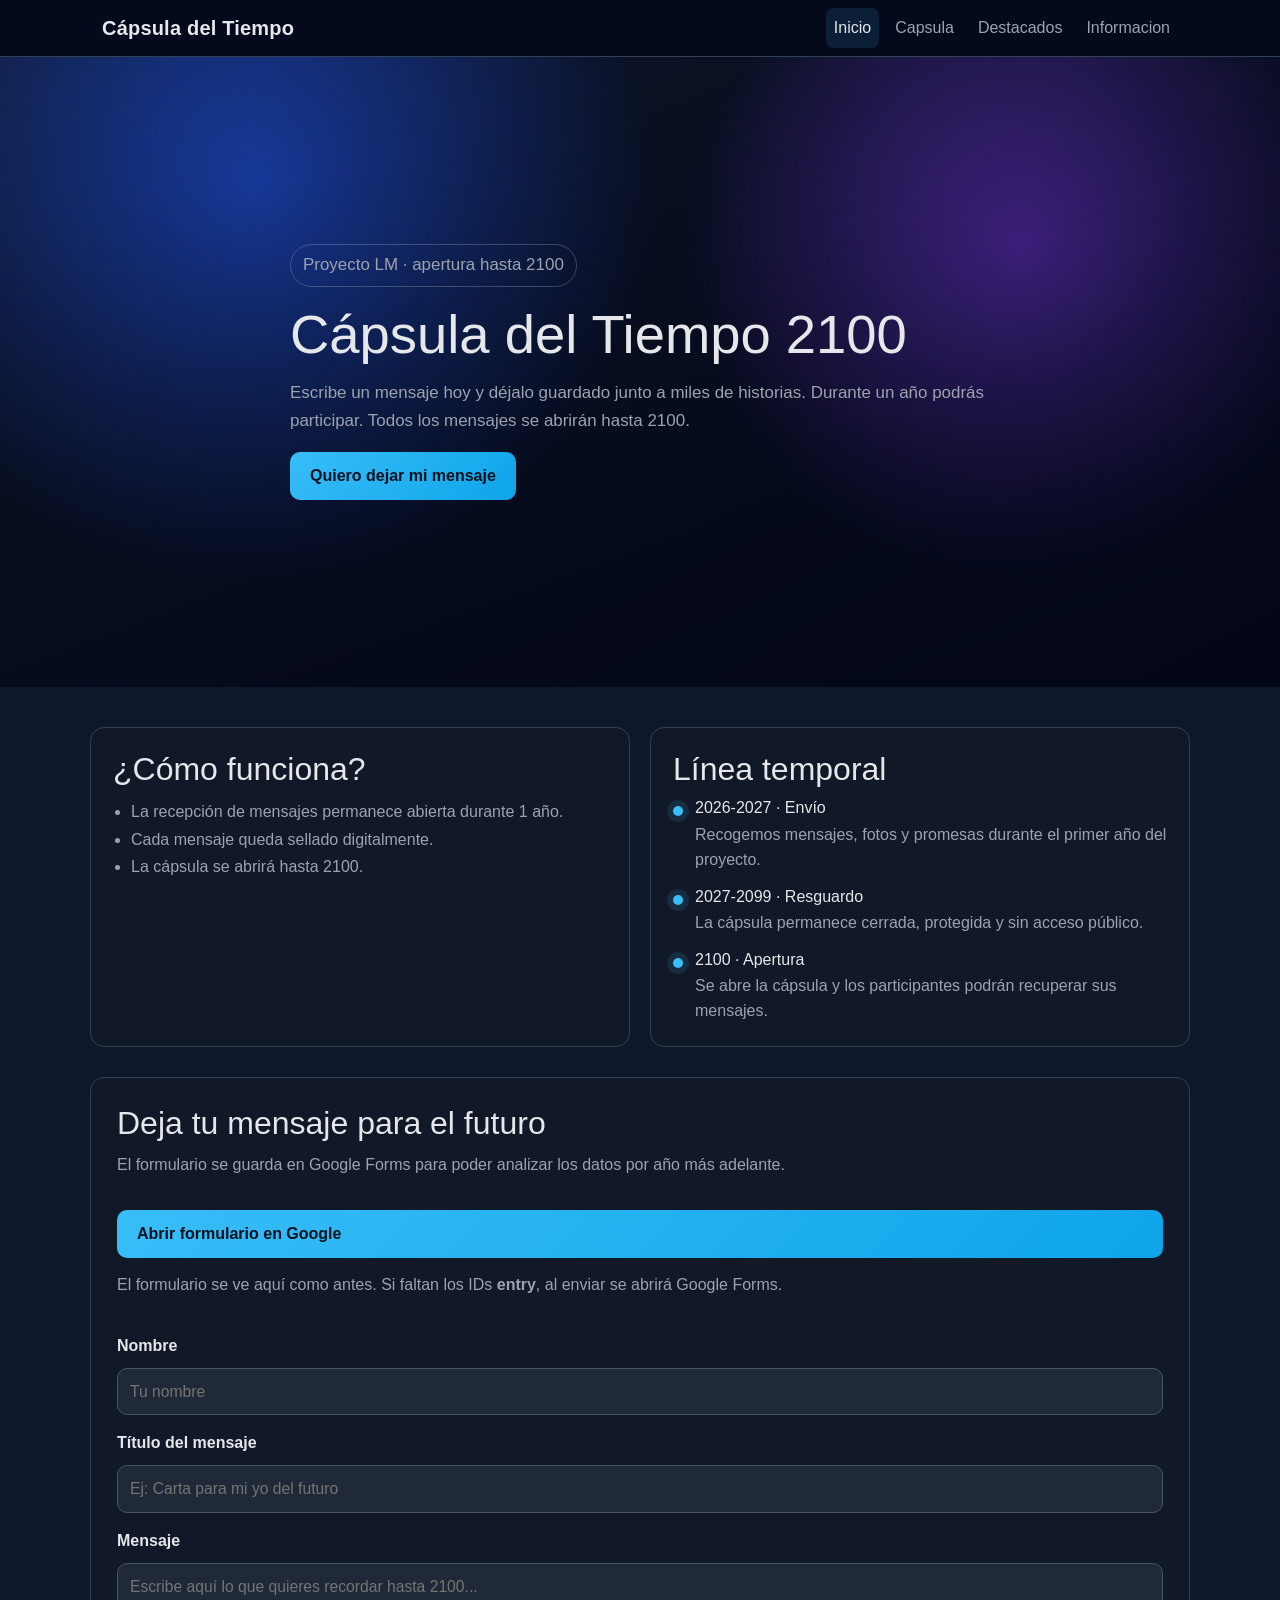
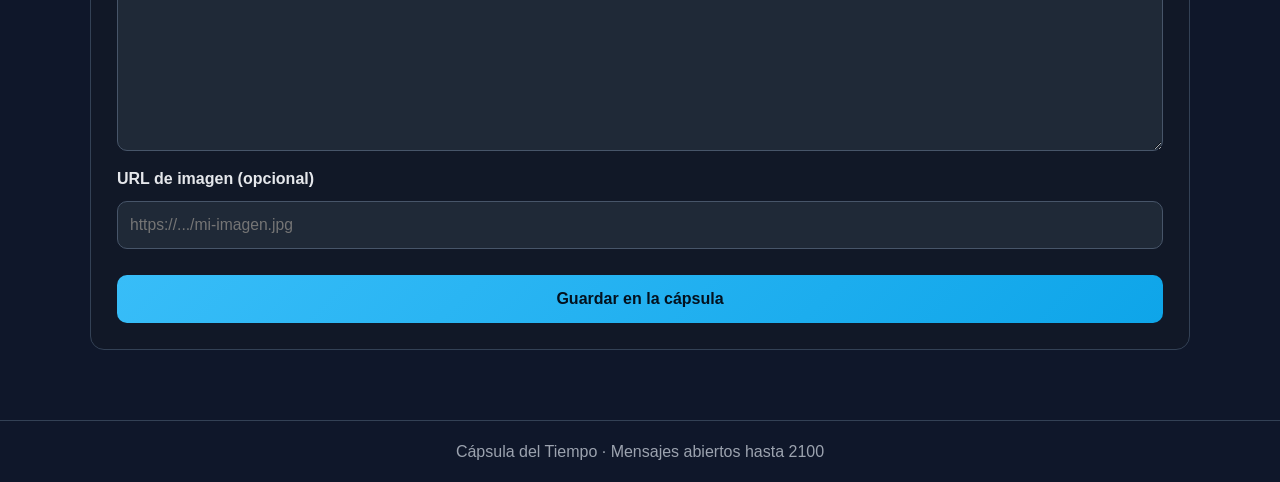
<file: index.html>
<!DOCTYPE html>
<html lang="es">
<head>
    <meta charset="UTF-8">
    <meta name="viewport" content="width=device-width, initial-scale=1.0">
    <title>Cápsula del Tiempo</title>
    <link href="https://cdn.jsdelivr.net/npm/bootstrap@5.3.8/dist/css/bootstrap.min.css" rel="stylesheet" integrity="sha384-sRIl4kxILFvY47J16cr9ZwB07vP4J8+LH7qKQnuqkuIAvNWLzeN8tE5YBujZqJLB" crossorigin="anonymous">
    <link rel="stylesheet" href="css/variables.css">
    <link rel="stylesheet" href="css/base.css">
    <link rel="stylesheet" href="css/navbar.css">
    <link rel="stylesheet" href="css/header.css">
    <link rel="stylesheet" href="css/buttons.css">
    <link rel="stylesheet" href="css/cards.css">
    <link rel="stylesheet" href="css/forms.css">
    <link rel="stylesheet" href="css/footer.css">
    <link rel="stylesheet" href="css/responsive.css">
    <link rel="shortcut icon" href="img/reloj-de-arena.png" type="image/x-icon">
</head>
<body>

    <!-- Navbar -->
    <nav class="navbar navbar-expand-lg bg-body-tertiary">
        <div class="container-fluid contenedor">
            <a class="navbar-brand" href="#inicio">Cápsula del Tiempo</a>
            <button class="navbar-toggler" type="button" data-bs-toggle="collapse" data-bs-target="#navbarNav" aria-controls="navbarNav" aria-expanded="false" aria-label="Toggle navigation">
                <span class="navbar-toggler-icon"></span>
            </button>
            <div class="collapse navbar-collapse" id="navbarNav">
                <ul class="navbar-nav ms-auto">
                    <li class="nav-item">
                        <a class="nav-link active" aria-current="page" href="#">Inicio</a>
                    </li>
                    <li class="nav-item">
                        <a class="nav-link" href="pages/capsula.html">Capsula</a>
                    </li>
                    <li class="nav-item">
                        <a class="nav-link" href="pages/destacados.html">Destacados</a>
                    </li>
                    <li class="nav-item">
                        <a class="nav-link" href="pages/info.html">Informacion</a>
                    </li>
                </ul>
            </div>
        </div>
    </nav>

    <!-- Header en el que se muestra la presentacion de la pagina -->
    <header id="inicio" class="portada">
        <div class="capa"></div>
        <div class="portada-contenido contenedor">
            <p class="etiqueta">Proyecto LM · apertura hasta 2100</p>
            <h1>Cápsula del Tiempo 2100</h1>
            <p>
                Escribe un mensaje hoy y déjalo guardado junto a miles de historias.
                Durante un año podrás participar. Todos los mensajes se abrirán
                hasta 2100.
            </p>
            <a class="boton" href="#formulario">Quiero dejar mi mensaje</a>
        </div>
    </header>

    <!-- Contenido principal -->

    <main id="main-principal">

        <!-- Primera seccion donde se explica el sentido de la página -->
        <section id="como-funciona" class="contenedor informacion">
            <article class="tarjeta">
                <h2>¿Cómo funciona?</h2>
                <ul>
                    <li>La recepción de mensajes permanece abierta durante 1 año.</li>
                    <li>Cada mensaje queda sellado digitalmente.</li>
                    <li>La cápsula se abrirá hasta 2100.</li>
                </ul>
            </article>

            <article class="tarjeta linea-tiempo">
                <h2>Línea temporal</h2>
                <div class="hito">
                    <span class="punto"></span>
                    <div>
                        <h3>2026-2027 · Envío</h3>
                        <p>Recogemos mensajes, fotos y promesas durante el primer año del proyecto.</p>
                    </div>
                </div>
                <div class="hito">
                    <span class="punto"></span>
                    <div>
                        <h3>2027-2099 · Resguardo</h3>
                        <p>La cápsula permanece cerrada, protegida y sin acceso público.</p>
                    </div>
                </div>
                <div class="hito">
                    <span class="punto"></span>
                    <div>
                        <h3>2100 · Apertura</h3>
                        <p>Se abre la cápsula y los participantes podrán recuperar sus mensajes.</p>
                    </div>
                </div>
            </article>
        </section>


        <!-- Seccion donde se pide al usuario el mensaje para dejar en la máquina del tiempo -->
        <section id="formulario" class="contenedor seccion-formulario">
            <h2>Deja tu mensaje para el futuro</h2>
            <p>El formulario se guarda en Google Forms para poder analizar los datos por año más adelante.</p>

            <div class="formulario-google">
                <a id="google-form-link" class="boton" href="#" target="_blank" rel="noopener noreferrer">Abrir formulario en Google</a>
                <p id="google-form-aviso" class="formulario-google-aviso">
                    El formulario se ve aquí como antes. Si faltan los IDs <strong>entry</strong>, al enviar se abrirá Google Forms.
                </p>

                <form id="formulario-mensaje" class="formulario-mensaje" action="#" method="post" autocomplete="on">
                    <label for="nombre">Nombre</label>
                    <input id="nombre" name="nombre" type="text" placeholder="Tu nombre" required>

                    <label for="titulo">Título del mensaje</label>
                    <input id="titulo" name="titulo" type="text" placeholder="Ej: Carta para mi yo del futuro" required>

                    <label for="mensaje">Mensaje</label>
                    <textarea id="mensaje" name="mensaje" rows="7" placeholder="Escribe aquí lo que quieres recordar hasta 2100..." required></textarea>

                    <label for="imagen-url">URL de imagen (opcional)</label>
                    <input id="imagen-url" name="imagen-url" type="url" placeholder="https://.../mi-imagen.jpg">

                    <button type="submit" class="boton">Guardar en la cápsula</button>
                </form>

                <p id="formulario-exito" class="formulario-exito" hidden>
                    Mensaje enviado correctamente. Ya quedó guardado en la cápsula.
                </p>

                <iframe name="google-form-dummy-target" title="Envío oculto" hidden></iframe>
            </div>
        </section>
    </main>

    <!-- Footer con aviso de la apertura -->

    <footer>
        <div class="contenedor">
            <p>Cápsula del Tiempo · Mensajes abiertos hasta 2100</p>
        </div>
    </footer>

    <script src="https://cdn.jsdelivr.net/npm/bootstrap@5.3.8/dist/js/bootstrap.bundle.min.js" integrity="sha384-FKyoEForCGlyvwx9Hj09JcYn3nv7wiPVlz7YYwJrWVcXK/BmnVDxM+D2scQbITxI" crossorigin="anonymous"></script>
    <script>
        window.APPS_SCRIPT_URL = 'https://script.google.com/macros/s/AKfycbw-QmB35T7K4GGq9sI6Wuz37ai_dJBcuBzwRidMUN-f-o7-ONyss9hvopakDvg_MLAJ0w/exec';
        window.GOOGLE_FORM_URL = 'https://docs.google.com/forms/d/e/1FAIpQLSdpL39X5-qyO-p9DOdWZ1S7u5StJhQSiig4EFsq7L5T8sNKsg/viewform?usp=header';
    </script>
    <script src="js/script.js"></script>
</body>
</html>
</file>
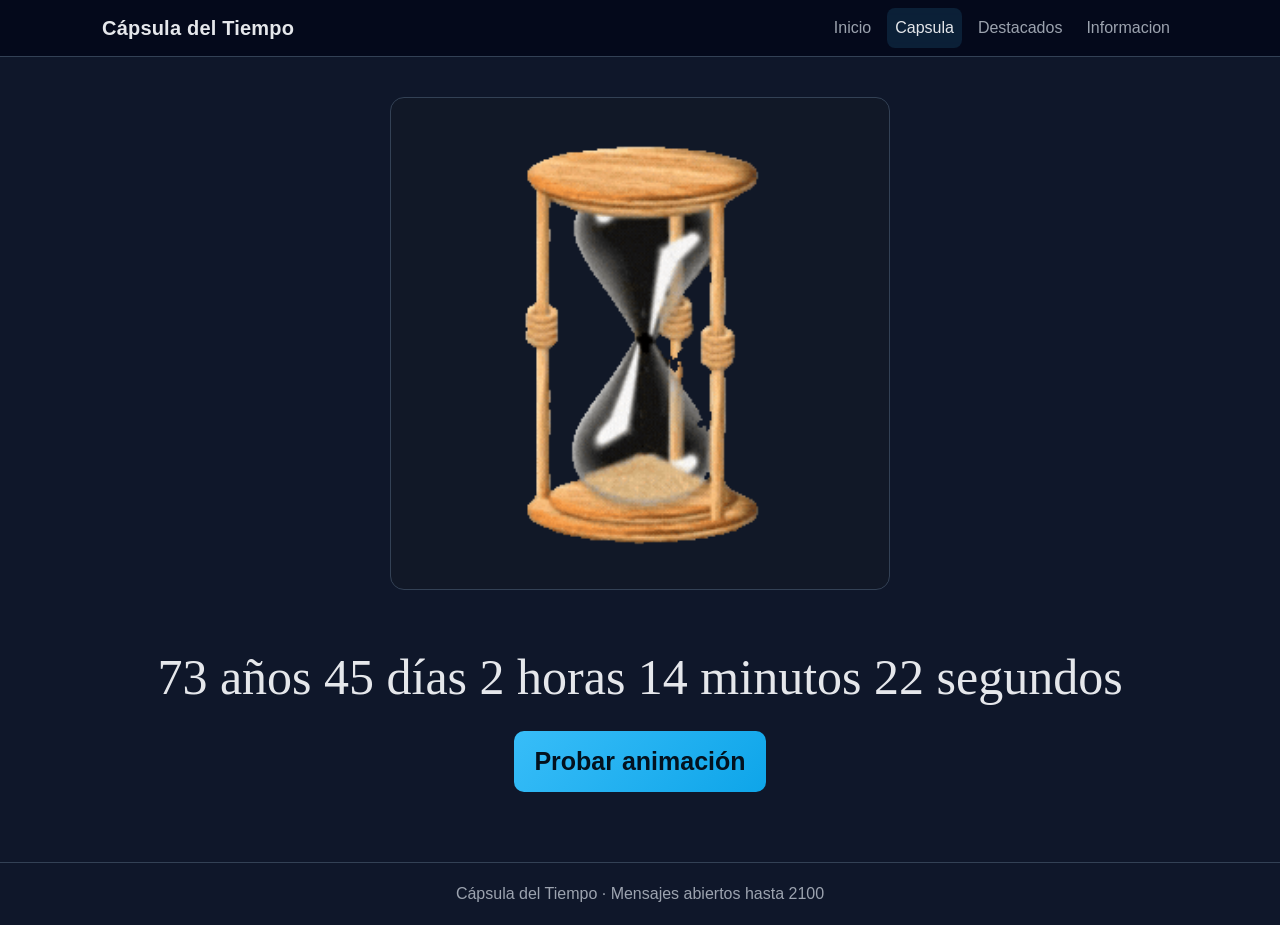
<file: pages/capsula.html>
<!DOCTYPE html>
<html lang="es">
<head>
    <meta charset="UTF-8">
    <meta name="viewport" content="width=device-width, initial-scale=1.0">
    <link href="https://cdn.jsdelivr.net/npm/bootstrap@5.3.8/dist/css/bootstrap.min.css" rel="stylesheet" crossorigin="anonymous">
    <link rel="stylesheet" href="../css/variables.css">
    <link rel="stylesheet" href="../css/base.css">
    <link rel="stylesheet" href="../css/navbar.css">
    <link rel="stylesheet" href="../css/responsive.css">
    <link rel="stylesheet" href="../css/footer.css">
    <link rel="stylesheet" href="../css/capsula.css">
    <link rel="shortcut icon" href="../img/reloj-de-arena.png" type="image/x-icon">
    <link rel="stylesheet" href="../css/buttons.css">
    <title>Capsula</title>
</head>
<body>
    <!-- Navbar -->
    <nav class="navbar navbar-expand-lg bg-body-tertiary">
        <div class="container-fluid contenedor">
            <a class="navbar-brand" href="../index.html">Cápsula del Tiempo</a>
            <button class="navbar-toggler" type="button" data-bs-toggle="collapse" data-bs-target="#navbarNav" aria-controls="navbarNav" aria-expanded="false" aria-label="Toggle navigation">
                <span class="navbar-toggler-icon"></span>
            </button>
            <div class="collapse navbar-collapse" id="navbarNav">
                <ul class="navbar-nav ms-auto">
                    <li class="nav-item">
                        <a class="nav-link" aria-current="page" href="../index.html">Inicio</a>
                    </li>
                    <li class="nav-item">
                        <a class="nav-link active" href="#">Capsula</a>
                    </li>
                    <li class="nav-item">
                        <a class="nav-link" href="destacados.html">Destacados</a>
                    </li>
                    <li class="nav-item">
                        <a class="nav-link" href="info.html">Informacion</a>
                    </li>
                </ul>
            </div>
        </div>
    </nav>

    <!-- Contenido principal default -->
    <main class="visible" id="default">
        <!-- Animacion del reloj -->
        <img src="../img/reloj-arena.gif" alt="reloj">

        <!-- Contador que se actualiza en el JavaScript -->
        <div class="time" id="time"></div>

        <!-- Botón para probar animación cuando se abra -->
        <button onclick="reducirContador()" class="boton">Probar animación</button>
    </main>

    <!-- Contenido principal cuando se abra la capsula-->
    <main class="oculto" id="abierta">
        <div class="contenedor timeline-container">
            <!-- Buscador de usuario -->
            <div class="search-section">
                <div class="search-box">
                    <input type="text" id="buscarUsuario" class="search-input" placeholder="Buscar usuario...">
                    <button onclick="buscarPorUsuario()" class="boton-buscar">Buscar</button>
                    <button onclick="limpiarBusqueda()" class="boton-limpiar">Limpiar</button>
                </div>
            </div>

            <!-- Filtros por año y mes -->
            <div class="filters-section">
                <div class="filter-group">
                    <label>Año:</label>
                    <div class="custom-select" id="selectAno">
                        <div class="select-trigger">Todos los años</div>
                        <div class="select-options">
                            <div class="select-option" data-value="">Todos los años</div>
                            <div class="select-option" data-value="2021">2021</div>
                            <div class="select-option" data-value="2022">2022</div>
                            <div class="select-option" data-value="2023">2023</div>
                            <div class="select-option" data-value="2024">2024</div>
                        </div>
                    </div>
                </div>

                <div class="filter-group">
                    <label>Mes:</label>
                    <div class="custom-select" id="selectMes">
                        <div class="select-trigger">Todos los meses</div>
                        <div class="select-options">
                            <div class="select-option" data-value="">Todos los meses</div>
                            <div class="select-option" data-value="01">Enero</div>
                            <div class="select-option" data-value="02">Febrero</div>
                            <div class="select-option" data-value="03">Marzo</div>
                            <div class="select-option" data-value="04">Abril</div>
                            <div class="select-option" data-value="05">Mayo</div>
                            <div class="select-option" data-value="06">Junio</div>
                            <div class="select-option" data-value="07">Julio</div>
                            <div class="select-option" data-value="08">Agosto</div>
                            <div class="select-option" data-value="09">Septiembre</div>
                            <div class="select-option" data-value="10">Octubre</div>
                            <div class="select-option" data-value="11">Noviembre</div>
                            <div class="select-option" data-value="12">Diciembre</div>
                        </div>
                    </div>
                </div>
            </div>

            <!-- Estadísticas de tendencias -->
            <div class="tendencias-section">
                <h2>📊 Tendencias</h2>
                <div class="stats-grid">
                    <div class="stat-card">
                        <h3 id="totalMemes">0</h3>
                        <p>Total de Memes</p>
                    </div>
                    <div class="stat-card">
                        <h3 id="usuarioMasActivo">-</h3>
                        <p>Usuario Más Activo</p>
                    </div>
                    <div class="stat-card">
                        <h3 id="promLikes">0</h3>
                        <p>Promedio de Likes</p>
                    </div>
                    <div class="stat-card">
                        <h3 id="mesTendencia">-</h3>
                        <p>Mes Más Popular</p>
                    </div>
                </div>
            </div>

            <!-- Línea del tiempo -->
            <div class="timeline-section">
                <h2>📅 Línea del Tiempo</h2>
                <div class="timeline" id="timeline">
                    <!-- Los items se generarán con JavaScript -->
                </div>
            </div>

            <!-- Galería de memes -->
            <div class="gallery-section">
                <h2>🎨 Galería</h2>
                <div class="memes-gallery" id="memesGallery">
                    <!-- Los memes se mostrarán aquí -->
                </div>
            </div>
        </div>
    </main>

    <!-- Pie de la pagina -->
    <footer>
        <div class="contenedor">
            <p>Cápsula del Tiempo · Mensajes abiertos hasta 2100</p>
        </div>
    </footer>

    <script src="https://cdn.jsdelivr.net/npm/bootstrap@5.3.8/dist/js/bootstrap.bundle.min.js" crossorigin="anonymous"></script>
    <script src="../js/capsula.js"></script>
</body>
</html>
</file>
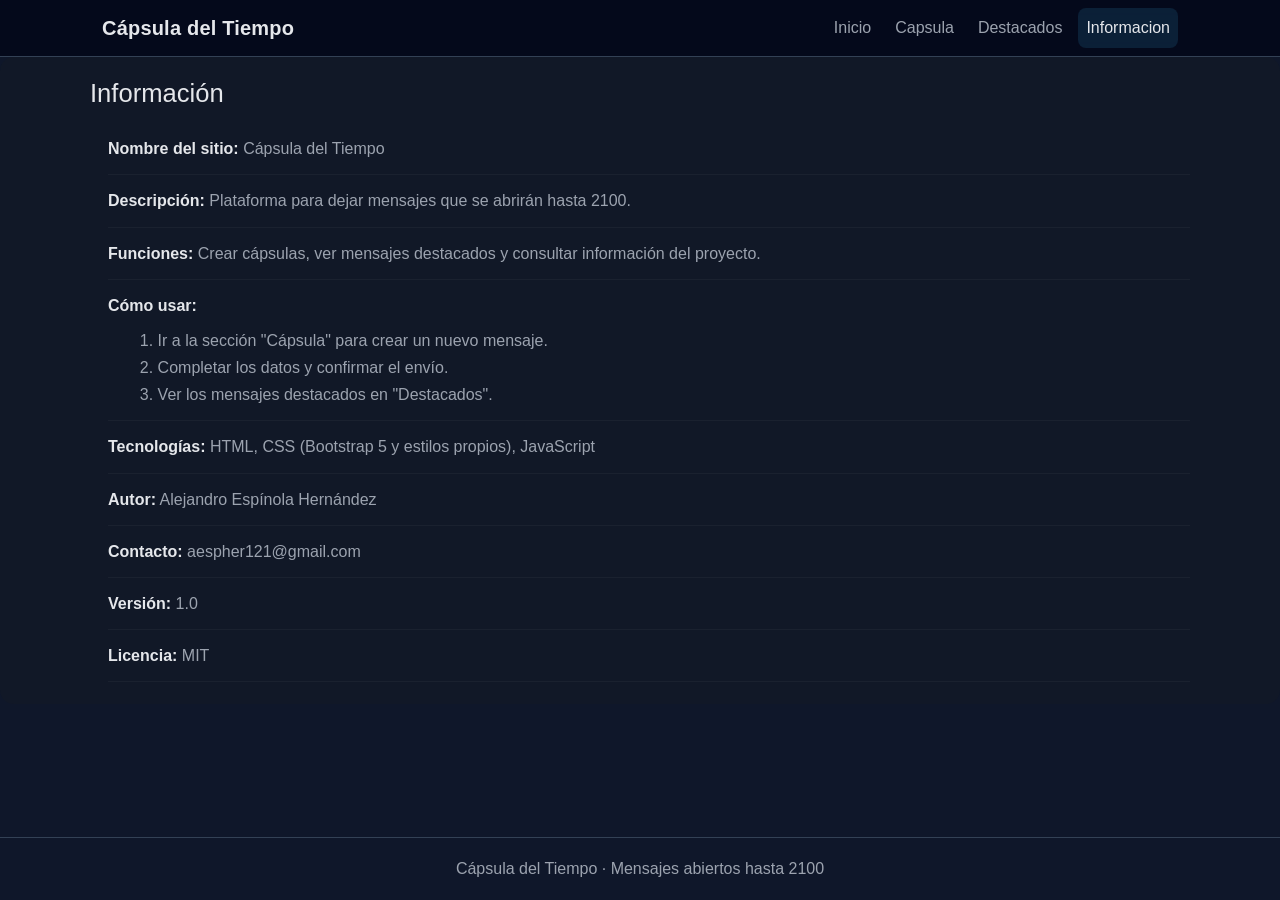
<file: pages/info.html>
<!DOCTYPE html>
<html lang="es">
<head>
    <meta charset="UTF-8">
    <meta name="viewport" content="width=device-width, initial-scale=1.0">
    <link rel="shortcut icon" href="../img/reloj-de-arena.png" type="image/x-icon">
    <title>Información</title>
    <link href="https://cdn.jsdelivr.net/npm/bootstrap@5.3.8/dist/css/bootstrap.min.css" rel="stylesheet" crossorigin="anonymous">
    <link rel="stylesheet" href="../css/variables.css">
    <link rel="stylesheet" href="../css/base.css">
    <link rel="stylesheet" href="../css/navbar.css">
    <link rel="stylesheet" href="../css/responsive.css">
    <link rel="stylesheet" href="../css/footer.css">
    <link rel="stylesheet" href="../css/cards.css">
    <link rel="shortcut icon" href="../img/reloj-de-arena.png" type="image/x-icon">
    <link rel="stylesheet" href="../css/info.css">
</head>
<body>
    <!-- Navbar -->
    <nav class="navbar navbar-expand-lg bg-body-tertiary">
        <div class="container-fluid contenedor">
            <a class="navbar-brand" href="../index.html">Cápsula del Tiempo</a>
            <button class="navbar-toggler" type="button" data-bs-toggle="collapse" data-bs-target="#navbarNav" aria-controls="navbarNav" aria-expanded="false" aria-label="Toggle navigation">
                <span class="navbar-toggler-icon"></span>
            </button>
            <div class="collapse navbar-collapse" id="navbarNav">
                <ul class="navbar-nav ms-auto">
                    <li class="nav-item">
                        <a class="nav-link" aria-current="page" href="../index.html">Inicio</a>
                    </li>
                    <li class="nav-item">
                        <a class="nav-link" href="capsula.html">Capsula</a>
                    </li>
                    <li class="nav-item">
                        <a class="nav-link" href="destacados.html">Destacados</a>
                    </li>
                    <li class="nav-item">
                        <a class="nav-link active" href="#">Informacion</a>
                    </li>
                </ul>
            </div>
        </div>
    </nav>


    <main class="tarjeta">
        <div class="contenedor">
            <h1>Información</h1>
            <ul class="info-list">
                <li><strong>Nombre del sitio:</strong> Cápsula del Tiempo</li>
                <li><strong>Descripción:</strong> Plataforma para dejar mensajes que se abrirán hasta 2100.</li>
                <li><strong>Funciones:</strong> Crear cápsulas, ver mensajes destacados y consultar información del proyecto.</li>
                <li><strong>Cómo usar:</strong>
                    <ol>
                        <li>Ir a la sección "Cápsula" para crear un nuevo mensaje.</li>
                        <li>Completar los datos y confirmar el envío.</li>
                        <li>Ver los mensajes destacados en "Destacados".</li>
                    </ol>
                </li>
                <li><strong>Tecnologías:</strong> HTML, CSS (Bootstrap 5 y estilos propios), JavaScript</li>
                <li><strong>Autor:</strong> Alejandro Espínola Hernández</li>
                <li><strong>Contacto:</strong> aespher121@gmail.com</li>
                <li><strong>Versión:</strong> 1.0</li>
                <li><strong>Licencia:</strong> MIT</li>
            </ul>
        </div>
    </main>


    <!-- Pie de la pagina -->
    <footer>
        <div class="contenedor">
            <p>Cápsula del Tiempo · Mensajes abiertos hasta 2100</p>
        </div>
    </footer>

    <script src="https://cdn.jsdelivr.net/npm/bootstrap@5.3.8/dist/js/bootstrap.bundle.min.js" crossorigin="anonymous"></script>

</body>
</html>
</file>
<file: css/variables.css>
:root {
    --fondo: #0f172a;
    --superficie: #111827;
    --superficie-suave: #1f2937;
    --texto: #e5e7eb;
    --texto-suave: #9ca3af;
    --primario: #38bdf8;
    --primario-fuerte: #0ea5e9;
    --borde: #334155;
}
</file>
<file: css/base.css>
* {
    box-sizing: border-box;
}

html,
body {
    margin: 0;
    padding: 0;
    font-family: "Inter", "Segoe UI", Roboto, sans-serif;
    background: var(--fondo);
    color: var(--texto);
}

main {
    padding: 40px 0 70px;
}

.contenedor {
    width: min(1100px, 92%);
    margin: 0 auto;
}

h1 {
    font-size: clamp(2rem, 5vw, 3.4rem);
    margin: 0 0 14px;
    line-height: 1.1;
}

h2 {
    margin-bottom: 10px;
}

h3 {
    margin: 0 0 4px;
    font-size: 1rem;
}

p {
    margin: 0;
    line-height: 1.6;
}
</file>
<file: css/navbar.css>
.navbar {
    position: sticky;
    top: 0;
    z-index: 20;
    backdrop-filter: blur(8px);
    background: rgba(2, 6, 23, 0.75) !important;
    border-bottom: 1px solid var(--borde);
    padding-top: 0.5rem;
    padding-bottom: 0.5rem;
}

.navbar.bg-body-tertiary {
    --bs-bg-opacity: 1;
    background-color: rgba(2, 6, 23, 0.75) !important;
}

.navbar-brand {
    color: var(--texto) !important;
    text-decoration: none;
    font-weight: 700;
    letter-spacing: 0.2px;
}

.navbar-nav {
    gap: 8px;
}

.navbar-nav .nav-link {
    color: var(--texto-suave) !important;
    text-decoration: none;
    font-weight: 500;
    padding: 8px 10px;
    border-radius: 8px;
    transition: color 0.2s ease, background-color 0.2s ease;
}

.navbar-nav .nav-link:hover,
.navbar-nav .nav-link.active {
    color: var(--texto) !important;
    background: rgba(56, 189, 248, 0.12);
}

.navbar-toggler {
    border-color: var(--borde);
}

.navbar-toggler:focus {
    box-shadow: 0 0 0 0.2rem rgba(56, 189, 248, 0.25);
}

.navbar-toggler-icon {
    background-image: url("data:image/svg+xml,%3csvg xmlns='http://www.w3.org/2000/svg' viewBox='0 0 30 30'%3e%3cpath stroke='rgba%28229, 231, 235, 0.9%29' stroke-linecap='round' stroke-miterlimit='10' stroke-width='2' d='M4 7h22M4 15h22M4 23h22'/%3e%3c/svg%3e");
}
</file>
<file: css/header.css>
.portada {
    position: relative;
    min-height: 70vh;
    display: flex;
    align-items: center;
    background:
        radial-gradient(circle at 20% 20%, #1d4ed8 0%, transparent 35%),
        radial-gradient(circle at 80% 30%, #7c3aed 0%, transparent 30%),
        linear-gradient(160deg, #0f172a 0%, #020617 100%);
    overflow: hidden;
}

.capa {
    position: absolute;
    inset: 0;
    background: linear-gradient(to bottom right, rgba(15, 23, 42, 0.25), rgba(2, 6, 23, 0.8));
}

.portada-contenido {
    position: relative;
    z-index: 1;
    max-width: 700px;
    padding: 80px 0;
}

.etiqueta {
    display: inline-block;
    padding: 6px 12px;
    border: 1px solid rgba(148, 163, 184, 0.35);
    border-radius: 999px;
    color: #bfdbfe;
    font-size: 0.9rem;
    margin-bottom: 18px;
}

.portada p {
    color: var(--texto-suave);
    font-size: 1.06rem;
    line-height: 1.7;
}
</file>
<file: css/buttons.css>
.boton {
    display: inline-block;
    margin-top: 16px;
    padding: 12px 20px;
    border: none;
    border-radius: 10px;
    background: linear-gradient(135deg, var(--primario), var(--primario-fuerte));
    color: #03111e;
    font-weight: 700;
    text-decoration: none;
    cursor: pointer;
    transition: transform 0.2s ease, filter 0.2s ease;
}

.boton:hover {
    transform: translateY(-2px);
    filter: brightness(1.06);
}
</file>
<file: css/cards.css>
.tarjeta {
    background: var(--superficie);
    border: 1px solid var(--borde);
    border-radius: 14px;
    padding: 22px;
}

.tarjeta h2 {
    margin-top: 0;
    margin-bottom: 10px;
}

.tarjeta ul {
    margin: 0;
    padding-left: 18px;
    color: var(--texto-suave);
    line-height: 1.7;
}

.informacion {
    display: grid;
    gap: 20px;
    grid-template-columns: repeat(auto-fit, minmax(280px, 1fr));
    margin-bottom: 30px;
}

.seccion-capsula {
    background: var(--superficie);
    border: 1px solid var(--borde);
    border-radius: 14px;
    padding: 26px;
    margin-bottom: 2rem;
}

.seccion-capsula p {
    color: var(--texto-suave);
    margin: 0;
}

.linea-tiempo .hito {
    display: flex;
    gap: 12px;
    margin-bottom: 14px;
}

.linea-tiempo .hito:last-child {
    margin-bottom: 0;
}

.punto {
    margin-top: 8px;
    width: 10px;
    height: 10px;
    border-radius: 999px;
    background: var(--primario);
    box-shadow: 0 0 0 6px rgba(56, 189, 248, 0.12);
    flex-shrink: 0;
}

.linea-tiempo h3 {
    margin: 0 0 4px;
    font-size: 1rem;
}

.linea-tiempo p {
    margin: 0;
    color: var(--texto-suave);
    line-height: 1.6;
}
</file>
<file: css/forms.css>
.seccion-formulario {
    background: var(--superficie);
    border: 1px solid var(--borde);
    border-radius: 14px;
    padding: 26px;
}

.seccion-formulario h2 {
    margin-top: 0;
    margin-bottom: 10px;
}

.seccion-formulario > p {
    margin: 0;
    color: var(--texto-suave);
    line-height: 1.6;
}

.formulario-mensaje {
    display: grid;
    gap: 10px;
    margin-top: 16px;
}

.formulario-google {
    display: grid;
    gap: 14px;
    margin-top: 16px;
}

.formulario-google-aviso {
    margin: 0;
    color: var(--texto-suave);
}

.formulario-exito {
    margin: 0;
    padding: 10px 12px;
    border-radius: 10px;
    border: 1px solid rgba(56, 189, 248, 0.35);
    background: rgba(56, 189, 248, 0.12);
    color: var(--texto);
}

label {
    font-weight: 600;
    margin-top: 6px;
}

input,
textarea {
    width: 100%;
    border: 1px solid #475569;
    background: var(--superficie-suave);
    color: var(--texto);
    border-radius: 10px;
    padding: 11px 12px;
    font-size: 0.98rem;
}

textarea {
    resize: vertical;
    min-height: 140px;
}

input:focus,
textarea:focus {
    outline: 2px solid rgba(56, 189, 248, 0.35);
    border-color: var(--primario);
}
</file>
<file: css/footer.css>
footer {
    border-top: 1px solid var(--borde);
    padding: 18px 0;
    color: var(--texto-suave);
    text-align: center;
}
</file>
<file: css/responsive.css>
@media (max-width: 640px) {
    .navbar-nav {
        margin-top: 10px;
    }

    .portada {
        min-height: 62vh;
    }

    .portada-contenido {
        padding: 56px 0;
    }

    .seccion-formulario,
    .tarjeta {
        padding: 18px;
    }
}
</file>
<file: css/capsula.css>
#default {
    display: flex;
    align-items: center;
    justify-content: center;
    flex-direction: column;
}

img {
    background: var(--superficie);
    border: 1px solid var(--borde);
    border-radius: 14px;
    padding: 22px;
    width: 500px;
}

#time {
    font-size: 50px;
    text-align: center;
    margin-top: 50px;
    font-family: 'Times New Roman', Times, serif;
}

.boton {
    font-size: 25px;
}

.visible {
    display: block;
}

.oculto {
    display: none;
}

#default.oculto {
    display: none;
}

#abierta.visible {
    display: block;
}

body.capsula-opening {
    overflow: hidden;
}

body.capsula-suspense {
    animation: suspenseShake 0.45s linear infinite;
}

body.capsula-suspense[data-suspense-level="3"] {
    animation-duration: 0.45s;
}

body.capsula-suspense[data-suspense-level="2"] {
    animation-duration: 0.34s;
}

body.capsula-suspense[data-suspense-level="1"] {
    animation-duration: 0.22s;
}

.suspense-overlay {
    position: fixed;
    inset: 0;
    pointer-events: none;
    z-index: 9998;
    background:
        radial-gradient(circle at 50% 50%, rgba(255, 84, 84, 0.16) 0%, rgba(255, 84, 84, 0) 55%),
        repeating-linear-gradient(90deg, rgba(255,255,255,0.03) 0 2px, rgba(0,0,0,0) 2px 8px);
    mix-blend-mode: screen;
    animation: suspensePulse 0.65s ease-in-out infinite;
}

body.capsula-suspense[data-suspense-level="2"] .suspense-overlay {
    animation-duration: 0.46s;
    filter: saturate(1.15) contrast(1.08);
}

body.capsula-suspense[data-suspense-level="1"] .suspense-overlay {
    animation-duration: 0.3s;
    filter: saturate(1.35) contrast(1.2);
}

#default.suspense-mode img {
    animation: suspenseImageJitter 0.22s steps(2, end) infinite;
    filter: contrast(1.2) saturate(1.18);
}

#default.suspense-mode #time {
    color: #ffd6d6;
    letter-spacing: 1px;
    text-shadow: 0 0 12px rgba(255, 120, 120, 0.95), 0 0 35px rgba(255, 84, 84, 0.8);
    animation: suspenseCounter 0.45s ease-in-out infinite;
}

body.capsula-suspense[data-suspense-level="2"] #default.suspense-mode #time {
    color: #ffe7a8;
    text-shadow: 0 0 14px rgba(255, 206, 102, 0.95), 0 0 40px rgba(255, 165, 84, 0.8);
    animation-duration: 0.32s;
}

body.capsula-suspense[data-suspense-level="1"] #default.suspense-mode #time {
    color: #fff4d0;
    text-shadow: 0 0 16px rgba(255, 226, 138, 1), 0 0 54px rgba(255, 109, 109, 0.9);
    animation-duration: 0.22s;
    letter-spacing: 2px;
}

#default.suspense-mode .boton {
    animation: suspenseButtonFlicker 0.6s linear infinite;
}

body.capsula-suspense[data-suspense-level="1"] #default.suspense-mode .boton {
    animation-duration: 0.28s;
}

.time-burst {
    animation: timePulse 0.65s ease 3;
}

#default.capsula-explode {
    animation: capsulaExplode 1.15s cubic-bezier(0.19, 1, 0.22, 1) forwards;
}

#abierta.capsula-reveal {
    animation: capsulaReveal 1s ease-out;
}

.opening-overlay {
    position: fixed;
    inset: 0;
    pointer-events: none;
    z-index: 10000;
    backdrop-filter: blur(2px);
    background:
        radial-gradient(circle at 50% 50%, rgba(255, 210, 100, 0.36) 0%, rgba(255, 210, 100, 0) 42%),
        radial-gradient(circle at 45% 35%, rgba(120, 210, 255, 0.28) 0%, rgba(120, 210, 255, 0) 48%),
        conic-gradient(from 180deg at 50% 50%, rgba(91, 182, 255, 0) 0deg, rgba(91, 182, 255, 0.3) 70deg, rgba(255,255,255,0) 120deg, rgba(255, 203, 127, 0.32) 190deg, rgba(255,255,255,0) 250deg, rgba(91, 182, 255, 0.28) 320deg, rgba(91, 182, 255, 0) 360deg);
    animation: overlayFlash 1.45s ease-out forwards;
}

.opening-spark {
    position: absolute;
    width: 11px;
    height: 11px;
    border-radius: 50%;
    background: radial-gradient(circle, rgba(255,255,255,1) 0%, rgba(91, 182, 255, 0.95) 45%, rgba(91, 182, 255, 0) 75%);
    box-shadow: 0 0 18px rgba(130, 205, 255, 0.9);
    animation: sparkBurst ease-out forwards;
}

.opening-ring {
    position: absolute;
    top: 50%;
    left: 50%;
    width: 120px;
    height: 120px;
    border-radius: 50%;
    border: 2px solid rgba(155, 220, 255, 0.7);
    transform: translate(-50%, -50%) scale(0.2);
    box-shadow: 0 0 30px rgba(119, 206, 255, 0.55);
    animation: ringPulse 1.2s ease-out forwards;
}

.opening-ring-second {
    border-color: rgba(255, 214, 125, 0.75);
    box-shadow: 0 0 34px rgba(255, 214, 125, 0.5);
    animation-delay: 0.18s;
}

.opening-trail {
    position: absolute;
    width: 2px;
    height: 90px;
    border-radius: 999px;
    background: linear-gradient(180deg, rgba(255,255,255,0.95) 0%, rgba(127, 210, 255, 0.65) 45%, rgba(127, 210, 255, 0) 100%);
    transform-origin: top center;
    opacity: 0;
    animation: trailShoot 1.1s ease-out forwards;
}

.reveal-pop {
    opacity: 0;
    animation: sectionPopIn 0.8s cubic-bezier(0.19, 1, 0.22, 1) forwards;
}

@keyframes capsulaExplode {
    0% {
        transform: scale(1) rotate(0deg);
        filter: brightness(1);
        opacity: 1;
    }
    25% {
        transform: scale(1.03) rotate(-1deg);
        filter: brightness(1.35);
    }
    55% {
        transform: scale(0.97) rotate(1deg);
    }
    100% {
        transform: scale(0.8) translateY(20px);
        opacity: 0;
        filter: blur(4px) brightness(1.5);
    }
}

@keyframes capsulaReveal {
    0% {
        opacity: 0;
        transform: translateY(40px) scale(0.98);
        filter: blur(6px);
    }
    60% {
        opacity: 1;
        transform: translateY(-6px) scale(1.01);
        filter: blur(0);
    }
    100% {
        opacity: 1;
        transform: translateY(0) scale(1);
    }
}

@keyframes sparkBurst {
    0% {
        opacity: 0;
        transform: translate(0, 0) scale(0.15) rotate(0deg);
    }
    30% {
        opacity: 1;
        transform: translate(calc(var(--dx, 0px) * 0.35), calc(var(--dy, 0px) * 0.35)) scale(1.25) rotate(90deg);
    }
    100% {
        opacity: 0;
        transform: translate(var(--dx, 0px), var(--dy, 0px)) scale(0.05) rotate(220deg);
    }
}

@keyframes ringPulse {
    0% {
        opacity: 0.9;
        transform: translate(-50%, -50%) scale(0.25);
    }
    80% {
        opacity: 0.7;
    }
    100% {
        opacity: 0;
        transform: translate(-50%, -50%) scale(7.4);
    }
}

@keyframes trailShoot {
    0% {
        opacity: 0;
        transform: translate(0, 0) rotate(0deg) scaleY(0.2);
    }
    25% {
        opacity: 0.95;
    }
    100% {
        opacity: 0;
        transform: translate(var(--tx, 0px), var(--ty, 0px)) rotate(22deg) scaleY(1.15);
    }
}

@keyframes overlayFlash {
    0% {
        opacity: 0;
    }
    20% {
        opacity: 1;
    }
    100% {
        opacity: 0;
    }
}

@keyframes timePulse {
    0%,
    100% {
        transform: scale(1);
        text-shadow: none;
    }
    50% {
        transform: scale(1.08);
        text-shadow: 0 0 20px rgba(155, 220, 255, 0.9);
    }
}

/* ===== TIMELINE CONTAINER ===== */
.timeline-container {
    width: 100%;
    max-width: 1200px;
    margin: 0 auto;
    padding: 40px 20px;
    background: linear-gradient(135deg, var(--superficie) 0%, rgba(255,255,255,0.05) 100%);
    border-radius: 20px;
    margin-top: 20px;
    margin-bottom: 100px;
}

/* ===== SEARCH SECTION ===== */
.search-section {
    margin-bottom: 40px;
}

.search-box {
    display: flex;
    gap: 10px;
    flex-wrap: wrap;
    align-items: center;
    justify-content: center;
}

.search-input {
    padding: 12px 18px;
    border: 2px solid var(--borde);
    border-radius: 8px;
    font-size: 16px;
    background: rgba(255,255,255,0.1);
    color: var(--texto);
    min-width: 300px;
    transition: all 0.3s ease;
}

.search-input:focus {
    outline: none;
    border-color: #007bff;
    background: rgba(255,255,255,0.2);
    box-shadow: 0 0 10px rgba(0,123,255,0.3);
}

.search-input::placeholder {
    color: rgba(255,255,255,0.5);
}

.boton-buscar,
.boton-limpiar {
    padding: 12px 24px;
    border: none;
    border-radius: 8px;
    font-size: 16px;
    font-weight: 600;
    cursor: pointer;
    transition: all 0.3s ease;
}

.boton-buscar {
    background: linear-gradient(135deg, #007bff 0%, #0056b3 100%);
    color: white;
}

.boton-buscar:hover {
    transform: translateY(-2px);
    box-shadow: 0 4px 12px rgba(0,123,255,0.4);
}

.boton-limpiar {
    background: linear-gradient(135deg, #6c757d 0%, #495057 100%);
    color: white;
}

.boton-limpiar:hover {
    transform: translateY(-2px);
    box-shadow: 0 4px 12px rgba(108,117,125,0.4);
}

/* ===== FILTERS SECTION ===== */
.filters-section {
    display: flex;
    gap: 20px;
    margin-bottom: 40px;
    justify-content: center;
    flex-wrap: wrap;
}

.filter-group {
    display: flex;
    align-items: center;
    gap: 10px;
}

.filter-group label {
    font-weight: 600;
    color: var(--texto);
}

/* ===== CUSTOM SELECT ===== */
.custom-select {
    position: relative;
    width: 100%;
    min-width: 150px;
}

.select-trigger {
    padding: 10px 15px;
    border: 2px solid var(--borde);
    border-radius: 8px;
    background: linear-gradient(135deg, rgba(255,255,255,0.1) 0%, rgba(255,255,255,0.05) 100%);
    color: var(--texto);
    font-size: 14px;
    cursor: pointer;
    transition: all 0.3s ease;
    display: flex;
    align-items: center;
    justify-content: space-between;
    user-select: none;
    position: relative;
    padding-right: 35px;
}

.select-trigger::after {
    content: '▼';
    position: absolute;
    right: 12px;
    font-size: 10px;
    color: #007bff;
    transition: transform 0.3s ease;
}

.custom-select.active .select-trigger::after {
    transform: rotate(180deg);
}

.select-trigger:hover {
    border-color: #007bff;
    background: linear-gradient(135deg, rgba(0,123,255,0.15) 0%, rgba(0,123,255,0.05) 100%);
    box-shadow: 0 4px 12px rgba(0,123,255,0.2);
}

.custom-select.active .select-trigger {
    border-color: #007bff;
    background: linear-gradient(135deg, rgba(0,123,255,0.2) 0%, rgba(0,123,255,0.1) 100%);
    box-shadow: 0 4px 12px rgba(0,123,255,0.3);
}

.select-options {
    position: absolute;
    top: 100%;
    left: 0;
    right: 0;
    background: var(--superficie);
    border: 2px solid #007bff;
    border-top: none;
    border-radius: 0 0 8px 8px;
    max-height: 0;
    overflow: hidden;
    transition: max-height 0.4s ease, box-shadow 0.3s ease;
    z-index: 1000;
    box-shadow: 0 8px 24px rgba(0,123,255,0.15);
}

.custom-select.active .select-options {
    max-height: 350px;
    overflow-y: auto;
}

.select-options::-webkit-scrollbar {
    width: 6px;
}

.select-options::-webkit-scrollbar-track {
    background: rgba(255,255,255,0.1);
    border-radius: 10px;
}

.select-options::-webkit-scrollbar-thumb {
    background: linear-gradient(135deg, #007bff 0%, #0056b3 100%);
    border-radius: 10px;
}

.select-options::-webkit-scrollbar-thumb:hover {
    background: linear-gradient(135deg, #0056b3 0%, #003d82 100%);
}

.select-option {
    padding: 12px 15px;
    color: var(--texto);
    cursor: pointer;
    transition: all 0.2s ease;
    display: flex;
    align-items: center;
    border-bottom: 1px solid rgba(255,255,255,0.05);
    font-size: 14px;
    position: relative;
}

.select-option:last-child {
    border-bottom: none;
}

.select-option:hover {
    background: linear-gradient(135deg, rgba(0,123,255,0.3) 0%, rgba(0,123,255,0.1) 100%);
    padding-left: 20px;
}

.select-option::before {
    content: '▸';
    position: absolute;
    left: 5px;
    color: #007bff;
    opacity: 0;
    transition: opacity 0.2s ease;
    font-size: 12px;
}

.select-option:hover::before {
    opacity: 1;
}

.select-option:active {
    background: linear-gradient(135deg, rgba(0,123,255,0.4) 0%, rgba(0,123,255,0.2) 100%);
    transform: scale(0.98);
}

.filter-group select {
    padding: 10px 15px;
    border: 2px solid var(--borde);
    border-radius: 8px;
    background: rgba(255,255,255,0.1);
    color: var(--texto);
    font-size: 14px;
    cursor: pointer;
    transition: all 0.3s ease;
    min-width: 150px;
}

.filter-group select:hover,
.filter-group select:focus {
    border-color: #007bff;
    background: rgba(255,255,255,0.2);
    outline: none;
}

/* ===== TENDENCIAS SECTION ===== */
.tendencias-section {
    margin-bottom: 50px;
}

.tendencias-section h2 {
    text-align: center;
    margin-bottom: 30px;
    font-size: 28px;
    color: var(--texto);
}

.stats-grid {
    display: grid;
    grid-template-columns: repeat(auto-fit, minmax(200px, 1fr));
    gap: 20px;
    margin-bottom: 40px;
}

.stat-card {
    background: linear-gradient(135deg, rgba(255,255,255,0.1) 0%, rgba(255,255,255,0.05) 100%);
    border: 1px solid var(--borde);
    border-radius: 12px;
    padding: 25px;
    text-align: center;
    transition: all 0.3s ease;
}

.stat-card:hover {
    transform: translateY(-5px);
    border-color: #007bff;
    background: linear-gradient(135deg, rgba(0,123,255,0.1) 0%, rgba(0,123,255,0.05) 100%);
}

.stat-card h3 {
    font-size: 28px;
    color: #007bff;
    margin: 0 0 10px 0;
}

.stat-card p {
    font-size: 14px;
    color: rgba(255,255,255,0.7);
    margin: 0;
}

/* ===== TIMELINE SECTION ===== */
.timeline-section {
    margin-bottom: 50px;
}

.timeline-section h2 {
    text-align: center;
    margin-bottom: 40px;
    font-size: 28px;
    color: var(--texto);
}

.timeline {
    position: relative;
    padding: 20px 0;
}

.timeline::before {
    content: '';
    position: absolute;
    left: 50%;
    transform: translateX(-50%);
    width: 4px;
    height: 100%;
    background: linear-gradient(180deg, #007bff 0%, #0056b3 100%);
    border-radius: 2px;
}

.timeline-item {
    margin-bottom: 50px;
    position: relative;
}

.timeline-item.izquierda {
    margin-left: 0;
    margin-right: 50%;
    text-align: right;
    padding-right: 30px;
}

.timeline-item.derecha {
    margin-left: 50%;
    margin-right: 0;
    text-align: left;
    padding-left: 30px;
}

.timeline-date {
    position: relative;
    display: inline-block;
    background: linear-gradient(135deg, #007bff 0%, #0056b3 100%);
    color: white;
    padding: 12px 20px;
    border-radius: 8px;
    font-weight: 600;
    margin-bottom: 15px;
    box-shadow: 0 4px 12px rgba(0,123,255,0.3);
}

.timeline-item::before {
    content: '';
    position: absolute;
    width: 16px;
    height: 16px;
    background: white;
    border: 4px solid #007bff;
    border-radius: 50%;
    top: 5px;
    left: 50%;
    transform: translateX(-50%);
    z-index: 10;
}

.timeline-content {
    background: rgba(255,255,255,0.1);
    border: 1px solid var(--borde);
    border-radius: 10px;
    padding: 20px;
    transition: all 0.3s ease;
}

.timeline-content:hover {
    border-color: #007bff;
    background: rgba(0,123,255,0.1);
    box-shadow: 0 4px 12px rgba(0,123,255,0.2);
}

.timeline-count {
    font-size: 18px;
    font-weight: 600;
    color: #007bff;
    margin-bottom: 10px;
}

.timeline-users {
    display: flex;
    flex-wrap: wrap;
    gap: 8px;
    margin-bottom: 10px;
    justify-content: flex-start;
}

.timeline-item.derecha .timeline-users {
    justify-content: flex-start;
}

.timeline-item.izquierda .timeline-users {
    justify-content: flex-end;
}

.user-badge {
    background: linear-gradient(135deg, #28a745 0%, #1e7e34 100%);
    color: white;
    padding: 6px 12px;
    border-radius: 20px;
    font-size: 12px;
    font-weight: 600;
}

.timeline-likes {
    color: rgba(255,255,255,0.8);
    font-size: 14px;
    font-weight: 600;
}

.sin-resultados {
    text-align: center;
    color: rgba(255,255,255,0.6);
    font-size: 16px;
    padding: 40px;
}

/* ===== GALLERY SECTION ===== */
.gallery-section {
    margin-top: 50px;
}

.gallery-section h2 {
    text-align: center;
    margin-bottom: 40px;
    font-size: 28px;
    color: var(--texto);
}

.gallery-grid {
    display: grid;
    grid-template-columns: repeat(auto-fill, minmax(280px, 1fr));
    gap: 25px;
}

.gallery-item {
    background: rgba(255,255,255,0.05);
    border: 1px solid var(--borde);
    border-radius: 12px;
    overflow: hidden;
    transition: all 0.3s ease;
    cursor: pointer;
}

.gallery-item:hover {
    transform: translateY(-8px);
    border-color: #007bff;
    box-shadow: 0 8px 24px rgba(0,123,255,0.2);
    background: rgba(0,123,255,0.05);
}

.gallery-image {
    width: 100%;
    height: 200px;
    overflow: hidden;
}

.gallery-image img {
    width: 100%;
    height: 100%;
    object-fit: cover;
    transition: transform 0.3s ease;
    padding: 0;
    border: none;
    background: none;
}

.gallery-item:hover .gallery-image img {
    transform: scale(1.1);
}

.gallery-info {
    padding: 20px;
}

.gallery-user,
.gallery-date,
.gallery-likes,
.gallery-description {
    margin: 8px 0;
    color: var(--texto);
    font-size: 14px;
}

.gallery-user {
    font-weight: 600;
    color: #007bff;
}

.gallery-date {
    color: rgba(255,255,255,0.7);
    font-size: 13px;
}

.gallery-likes {
    font-weight: 600;
    color: #ff6b6b;
}

.gallery-description {
    color: rgba(255,255,255,0.6);
    font-size: 13px;
    font-style: italic;
}

/* ===== RESPONSIVE ===== */
@media (max-width: 768px) {
    .timeline-container {
        padding: 20px 10px;
    }

    .search-input {
        min-width: 200px;
    }

    .timeline::before {
        left: 20px;
    }

    .timeline-item.izquierda,
    .timeline-item.derecha {
        margin-left: 0;
        margin-right: 0;
        padding-left: 50px;
        padding-right: 0;
        text-align: left;
    }

    .timeline-item::before {
        left: 0;
    }

    .timeline-date {
        margin-left: 0;
    }

    .filters-section {
        gap: 10px;
    }

    .filter-group {
        flex: 1;
        min-width: 120px;
    }

    .filter-group select {
        min-width: 120px;
    }

    .custom-select {
        min-width: 120px;
    }

    .gallery-grid {
        grid-template-columns: repeat(auto-fill, minmax(200px, 1fr));
        gap: 15px;
    }

    .stats-grid {
        grid-template-columns: repeat(2, 1fr);
    }

    img {
        width: 90%;
        max-width: 400px;
    }
}

@media (max-width: 480px) {
    .timeline-container {
        padding: 15px 10px;
    }

    .search-box {
        flex-direction: column;
        width: 100%;
    }

    .search-input {
        width: 100%;
        min-width: auto;
    }

    .boton-buscar,
    .boton-limpiar {
        width: 100%;
    }

    .filters-section {
        flex-direction: column;
        gap: 15px;
    }

    .filter-group {
        flex-direction: column;
        align-items: flex-start;
        width: 100%;
    }

    .filter-group select {
        width: 100%;
    }

    .custom-select {
        width: 100%;
        min-width: auto;
    }

    .stats-grid {
        grid-template-columns: 1fr;
    }

    .gallery-grid {
        grid-template-columns: 1fr;
    }

    .timeline-item::before {
        left: 15px;
    }

    .timeline::before {
        left: 15px;
    }

    img {
        width: 100%;
    }
}

@keyframes sectionPopIn {
    0% {
        opacity: 0;
        transform: translateY(32px) scale(0.98);
        filter: blur(6px);
    }
    65% {
        opacity: 1;
        transform: translateY(-4px) scale(1.01);
        filter: blur(0);
    }
    100% {
        opacity: 1;
        transform: translateY(0) scale(1);
    }
}

@keyframes suspensePulse {
    0%,
    100% {
        opacity: 0.35;
    }
    50% {
        opacity: 0.9;
    }
}

@keyframes suspenseCounter {
    0%,
    100% {
        transform: scale(1);
    }
    50% {
        transform: scale(1.08);
    }
}

@keyframes suspenseImageJitter {
    0% {
        transform: translate(0, 0) rotate(0deg);
    }
    25% {
        transform: translate(2px, -2px) rotate(-0.4deg);
    }
    50% {
        transform: translate(-2px, 2px) rotate(0.4deg);
    }
    75% {
        transform: translate(1px, -1px) rotate(-0.2deg);
    }
    100% {
        transform: translate(0, 0) rotate(0deg);
    }
}

@keyframes suspenseButtonFlicker {
    0%,
    100% {
        filter: brightness(1);
        box-shadow: 0 0 0 rgba(255, 70, 70, 0);
    }
    50% {
        filter: brightness(1.18);
        box-shadow: 0 0 16px rgba(255, 70, 70, 0.45);
    }
}

@keyframes suspenseShake {
    0%,
    100% {
        transform: translate(0, 0);
    }
    20% {
        transform: translate(-0.8px, 0.6px);
    }
    40% {
        transform: translate(0.8px, -0.6px);
    }
    60% {
        transform: translate(-0.6px, -0.5px);
    }
    80% {
        transform: translate(0.6px, 0.5px);
    }
}
</file>
<file: css/info.css>
.tarjeta {
    border: 0px;
}

.tarjeta h1 {
    font-size: 1.6rem;
    margin-bottom: 1rem;
    color: var(--texto);
}

.info-list {
	list-style: none;
	padding: 0;
	margin: 0;
}

.info-list > li {
	padding: 0.75rem 0; 
	border-bottom: 1px solid rgba(255,255,255,0.04); 
	color: var(--texto-suave); 
}

.info-list > li strong {
	color: var(--texto); 
}

.info-list ol {
	margin: 0.5rem 0 0 1.1rem;
}

footer {
    position: absolute;
    bottom: 0;
    width: 100dvw;
}

@media (max-width: 600px) {
	.tarjeta { padding: 18px;  }
	.tarjeta h1 { font-size: 1.25rem;  }
    footer { position: relative; width: auto; }
}
</file>
